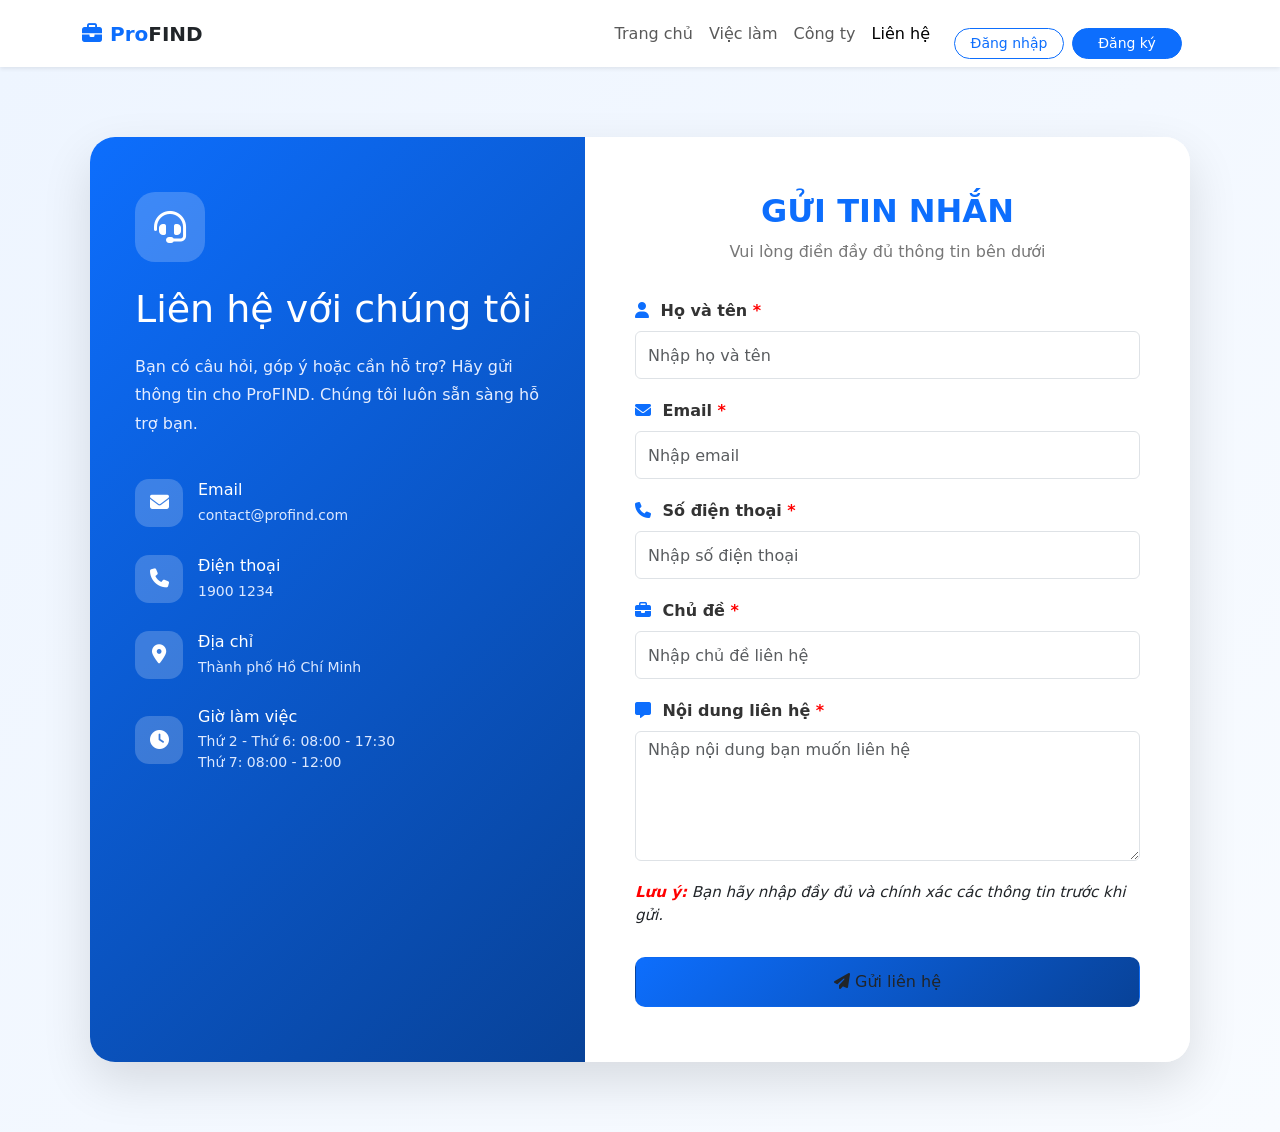
<file: ProFind/contact.html>
<!DOCTYPE html>
<html lang="vi">

<head>
    <meta charset="UTF-8">
    <meta name="viewport" content="width=device-width, initial-scale=1.0">
    <title>Liên hệ</title>
    <link rel="stylesheet" href="./asset/css.css">
    <link rel="stylesheet" href="https://cdnjs.cloudflare.com/ajax/libs/font-awesome/6.7.2/css/all.min.css">
    <link href="https://cdn.jsdelivr.net/npm/bootstrap@5.3.3/dist/css/bootstrap.min.css" rel="stylesheet">
</head>

<body>
    <!-- Navbar -->
    <nav class="navbar navbar-expand-lg bg-white shadow-sm sticky-top custom-navbar">
        <div class="container">
            <a class="navbar-brand fw-bold text-primary brand-logo" href="index.html">
                <i class="fa-solid fa-briefcase me-2"></i>Pro<span class="text-dark">FIND</span>
            </a>
            <button class="navbar-toggler border-0" type="button" data-bs-toggle="collapse" data-bs-target="#menu">
                <span class="navbar-toggler-icon"></span>
            </button>
    
            <div class="collapse navbar-collapse" id="menu">
                <ul class="navbar-nav ms-auto align-items-center">
                    <li class="nav-item">
                        <a class="nav-link" href="index.html">Trang chủ</a>
                    </li>
                    <li class="nav-item">
                        <a class="nav-link" href="jobs.html">Việc làm</a>
                    </li>
                    <li class="nav-item">
                        <a class="nav-link" href="about.html">Công ty</a>
                    </li>
                    <li class="nav-item">
                        <a class="nav-link active" href="contact.html">Liên hệ</a>
                    </li>
                    <li class="nav-item ms-lg-3 mt-2 mt-lg-0 d-flex align-items-center">
                        <a href="login.html" id="loginBtn" class="btn btn-outline-primary btn-sm rounded-pill me-2"
                            style="width:110px;">
                            Đăng nhập
                        </a>
                        <a href="register.html" id="registerBtn" class="btn btn-primary btn-sm rounded-pill me-2"
                            style="width:110px;">
                            Đăng ký
                        </a>
                        <span id="helloUser" class="me-2 fw-semibold"></span>
                        <button id="logoutBtn" onclick="dangXuat()" class="btn btn-primary btn-sm px-3 rounded-pill"
                            style="display:none;">
                            Đăng xuất
                        </button>
                    </li>
                </ul>
            </div>
        </div>
    </nav>
    
    <div class="contact-page">

        <div class="contact-wrapper">

            <div class="contact-info">
                <div class="contact-logo">
                    <i class="fa-solid fa-headset"></i>
                </div>
                <h1>Liên hệ với chúng tôi</h1>
                <p class="contact-description">
                    Bạn có câu hỏi, góp ý hoặc cần hỗ trợ?
                    Hãy gửi thông tin cho ProFIND. Chúng tôi luôn sẵn sàng hỗ trợ bạn.
                </p>
                <div class="contact-item">
                    <div class="contact-icon">
                        <i class="fa-solid fa-envelope"></i>
                    </div>
                    <div>
                        <h4>Email</h4>
                        <p>contact@profind.com</p>
                    </div>
                </div>
                <div class="contact-item">
                    <div class="contact-icon">
                        <i class="fa-solid fa-phone"></i>
                    </div>
                    <div>
                        <h4>Điện thoại</h4>
                        <p>1900 1234</p>
                    </div>
                </div>
                <div class="contact-item">
                    <div class="contact-icon">
                        <i class="fa-solid fa-location-dot"></i>
                    </div>
                    <div>
                        <h4>Địa chỉ</h4>
                        <p>Thành phố Hồ Chí Minh</p>
                    </div>
                </div>
                <div class="contact-item">
                    <div class="contact-icon">
                        <i class="fa-solid fa-clock"></i>
                    </div>
                    <div>
                        <h4>Giờ làm việc</h4>
                        <p>Thứ 2 - Thứ 6: 08:00 - 17:30</p>
                        <p>Thứ 7: 08:00 - 12:00</p>
                    </div>
                </div>
            </div>

            <div class="form-contact">
                <h2 class="form-title">
                    Gửi tin nhắn
                </h2>
                <p class="form-subtitle">
                    Vui lòng điền đầy đủ thông tin bên dưới
                </p>
                <form id="contactForm">
                    <div class="form-group">
                        <label>
                            <i class="fa-solid fa-user"></i>
                            Họ và tên <span style="color:red">*</span>
                        </label>

                        <input type="text" id="name" class="form-control" placeholder="Nhập họ và tên">

                        <small class="error" id="nameError"></small>
                    </div>
                    <div class="form-group">
                        <label>
                            <i class="fa-solid fa-envelope"></i>
                            Email <span style="color:red">*</span>
                        </label>

                        <input type="email" id="email" class="form-control" placeholder="Nhập email">

                        <small class="error" id="emailError"></small>
                    </div>
                    <div class="form-group">
                        <label>
                            <i class="fa-solid fa-phone"></i>
                            Số điện thoại <span style="color:red">*</span>
                        </label>

                        <input type="text" id="phone" class="form-control" placeholder="Nhập số điện thoại">

                        <small class="error" id="phoneError"></small>
                    </div>
                    <div class="form-group">
                        <label>
                            <i class="fa-solid fa-briefcase"></i>
                            Chủ đề <span style="color:red">*</span>
                        </label>

                        <input type="text" id="job" class="form-control" placeholder="Nhập chủ đề liên hệ">

                        <small class="error" id="jobError"></small>
                    </div>
                    <div class="form-group">
                        <label>
                            <i class="fa-solid fa-message"></i>
                            Nội dung liên hệ <span style="color:red">*</span>
                        </label>

                        <textarea id="note" class="form-control"
                            placeholder="Nhập nội dung bạn muốn liên hệ"></textarea>

                        <small class="error" id="noteError"></small>
                    </div>
                    <p class="note-text">
                        <span class="note">Lưu ý:</span>
                        Bạn hãy nhập đầy đủ và chính xác các thông tin trước khi gửi.
                    </p>
                    <button type="submit" class="btn">
                        <i class="fa-solid fa-paper-plane"></i>
                        Gửi liên hệ
                    </button>
                </form>
            </div>
        </div>

        <div class="popup-contact" id="popup">
            <div class="popup-content">
                <h3><i class="fa-solid fa-circle-check success-icon"></i> Gửi thành công!</h3>
                <p>Cảm ơn bạn đã liên hệ với ProFIND.<br>
                    Chúng tôi sẽ phản hồi bạn trong thời gian sớm nhất.</p>
                <button onclick="closePopup()">Đóng</button>
            </div>
        </div>
        <script src="./asset/js.js"></script>
        <script src="./asset/job.js"></script>
</body>
</html>
</file>
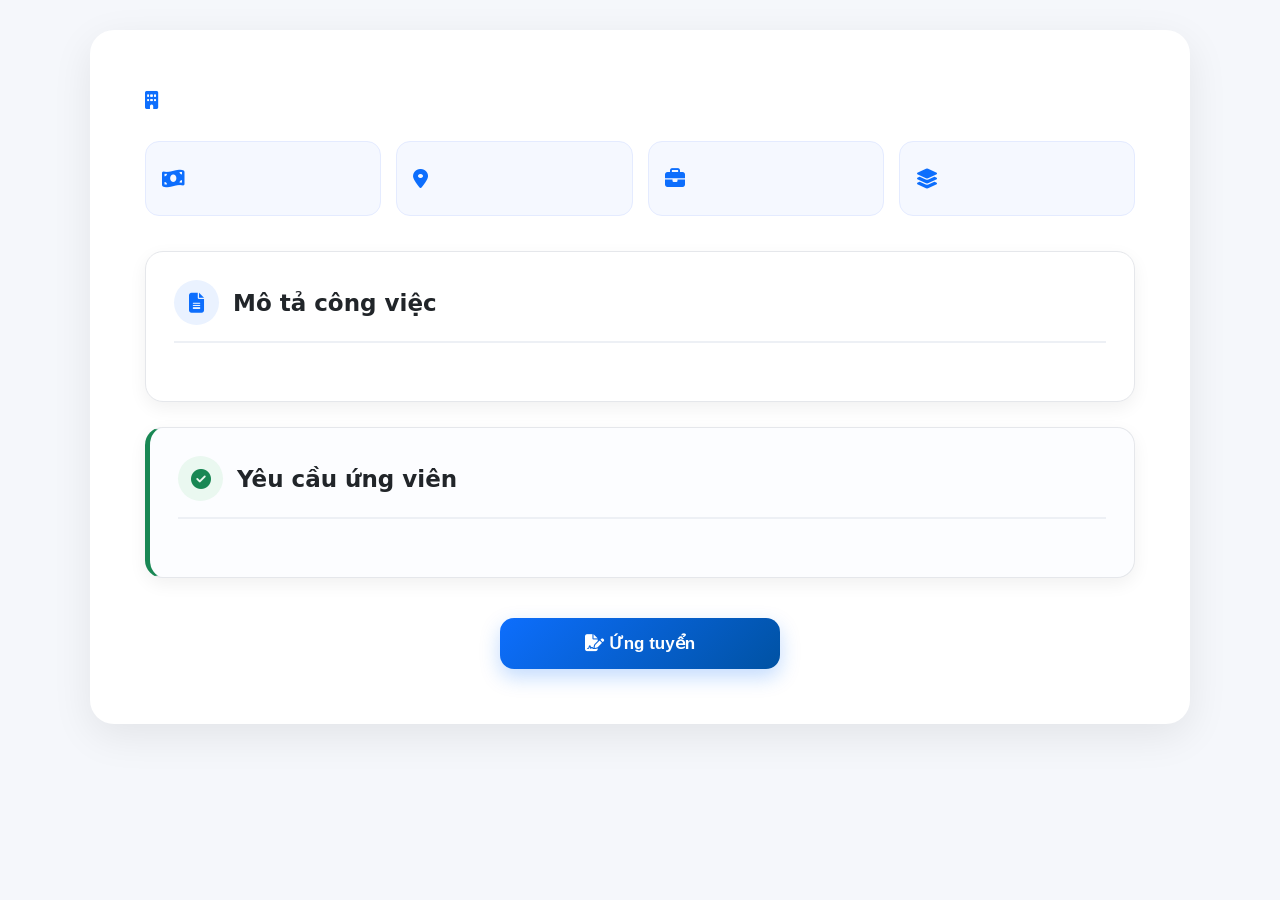
<file: ProFind/detail.html>
<!DOCTYPE html>
<html lang="vi">

<head>
    <meta charset="UTF-8">
    <meta name="viewport" content="width=device-width, initial-scale=1.0">
    <title>Chi tiết công việc</title>
    <link rel="stylesheet" href="https://unpkg.com/aos@2.3.1/dist/aos.css">
    <link rel="stylesheet" href="./asset/css.css">
    <link rel="stylesheet" href="https://cdnjs.cloudflare.com/ajax/libs/font-awesome/6.7.2/css/all.min.css">
</head>

<body>

    <div class="detail-container">

        <h1 id="title"></h1>

        <p class="company-name">
            <i class="fa-solid fa-building"></i>
            <span id="company"></span>
        </p>

        <div class="job-sticker">

            <span>
                <i class="fa-solid fa-money-bill-wave"></i>
                <span id="salary"></span>
            </span>

            <span>
                <i class="fa-solid fa-location-dot"></i>
                <span id="location"></span>
            </span>

            <span>
                <i class="fa-solid fa-briefcase"></i>
                <span id="type"></span>
            </span>

            <span>
                <i class="fa-solid fa-layer-group"></i>
                <span id="category"></span>
            </span>

        </div>

        <div class="detail-box description-box">

            <div class="section-title">
                <i class="fa-solid fa-file-lines"></i>
                <h3>Mô tả công việc</h3>
            </div>

            <div class="description-content">
                <p id="description"></p>
            </div>

        </div>
        <div class="detail-box requirement-box">

            <div class="section-title">
                <i class="fa-solid fa-circle-check"></i>
                <h3>Yêu cầu ứng viên</h3>
            </div>

            <div class="requirement-content">
                <p id="requirement"></p>
            </div>

        </div>
        <button class="btn" onclick="moFormUngTuyen()">
            <i class="fa-solid fa-file-signature"></i> Ứng tuyển
        </button>
        
        <div id="applyPopup" class="popup">
            <div class="form-apply">
                <span class="close" onclick="dongFormUngTuyen()">&times;</span>
                <h2 class="form-title"><i class="fa-solid fa-file-signature"></i> Ứng tuyển</h2>
                <form id="applyForm">
                    <div class="form-group">
                        <label>Họ và tên <span style="color:red">*</span></label>
                        <input type="text" id="name" class="form-control" placeholder="Nhập họ và tên">
                        <small id="nameError" class="error"></small>
                    </div>

                    <div class="row">

                        <div class="form-group">
                            <div class="form-group">
                                <label>Email <span style="color:red">*</span></label>
                                <input type="email" id="email" class="form-control" placeholder="Nhập email">
                                <small id="emailError" class="error"></small>
                            </div>
                        </div>

                        <div class="form-group">
                            <div class="form-group">
                                <label>Số điện thoại <span style="color:red">*</span></label>
                                <input type="text" id="phone" class="form-control" placeholder="Nhập số điện thoại">
                                <small id="phoneError" class="error"></small>
                            </div>
                        </div>

                    </div>

                    <div class="form-group">
                        <label>Vị trí ứng tuyển <span style="color:red">*</span></label>

                        <input type="text" id="job" class="form-control">

                        <small id="jobError" class="error"></small>
                    </div>

                    <div class="form-group">
                        <label>Giới thiệu bản thân <span style="color:red">*</span></label>

                        <textarea id="note" class="form-control"
                            placeholder="Giới thiệu đôi nét về bản thân"></textarea>

                        <small id="noteError" class="error"></small>
                    </div>

                    <div class="note-text">
                        <p>
                            <span class="note">
                                <i class="fa-solid fa-circle-info" style="color:red"></i>
                                Lưu ý:
                            </span>
                        </p>

                        <p>
                            ProFIND khuyên tất cả ứng viên nên tìm hiểu kỹ doanh nghiệp trước khi ứng tuyển.
                            Nếu phát hiện tin tuyển dụng không đúng, vui lòng liên hệ qua
                            <u>contact@profind.com</u>.
                        </p>
                    </div>

                    <button type="submit" class="btn">
                        <i class="fa-solid fa-paper-plane"></i>
                        Gửi đơn
                    </button>

                </form>
            </div>
        </div>

        <div id="successPopup" class="popup">
            <div class="success-content">
                <h3><i class="fa-solid fa-circle-check"></i> Gửi thành công!</h3>
                <p>Đơn ứng tuyển của bạn đã được gửi thành công.</p>
                <button onclick="closePopup()">
                    Đóng
                </button>
            </div>
        </div>
    </div>
    <script src="./asset/job.js"></script>
    <script src="./asset/js.js"></script>

</body>

</html>
</file>
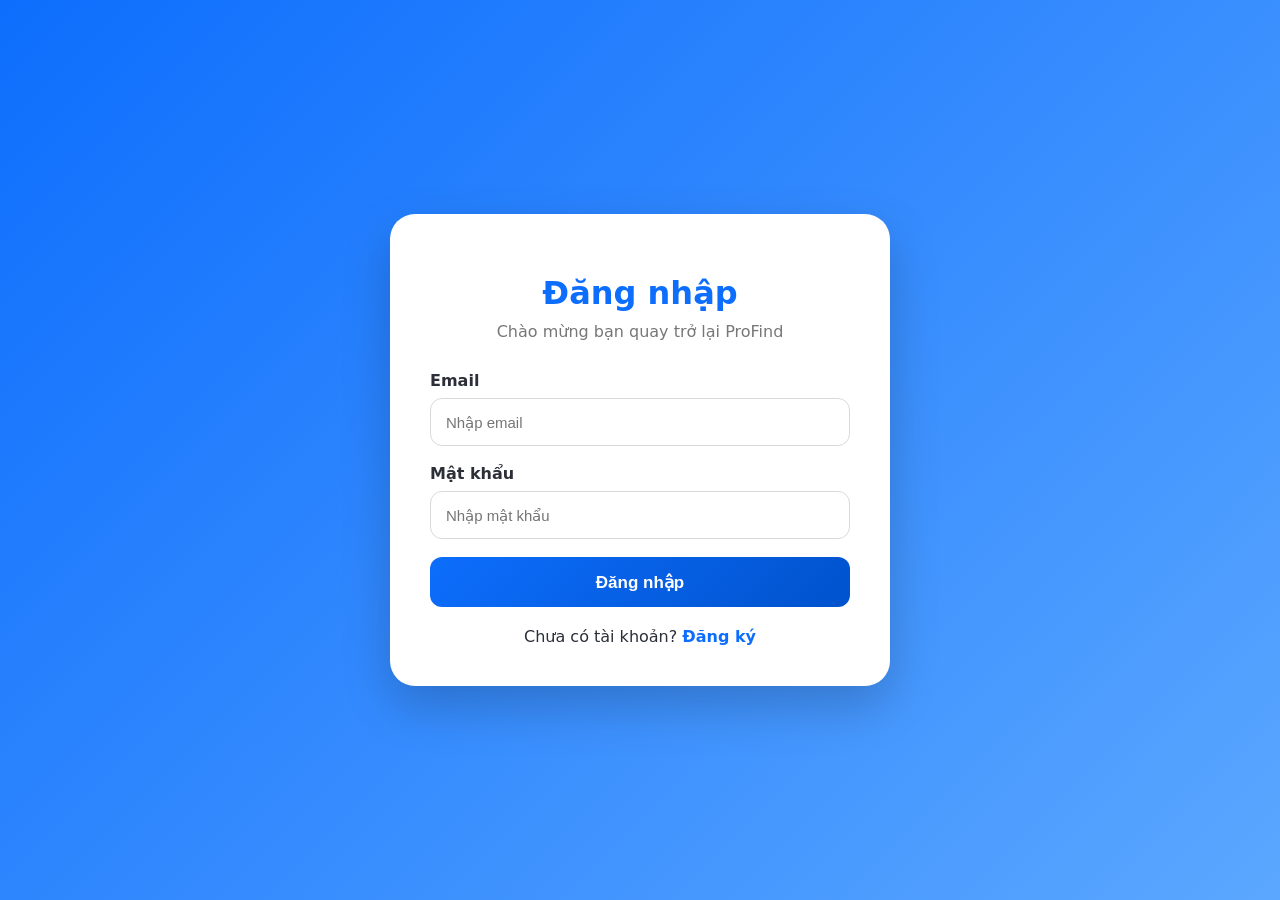
<file: ProFind/login.html>
<!DOCTYPE html>
<html lang="vi">

<head>
    <meta charset="UTF-8">
    <meta name="viewport" content="width=device-width, initial-scale=1.0">
    <title>Đăng nhập</title>

    <link rel="stylesheet" href="./asset/css.css">
    <link rel="stylesheet" href="https://cdnjs.cloudflare.com/ajax/libs/font-awesome/6.7.2/css/all.min.css">
</head>

<body class="auth-page">

    <div class="auth-box">

        <h2 class="auth-title">Đăng nhập</h2>

        <p class="auth-subtitle">
            Chào mừng bạn quay trở lại ProFind
        </p>

        <div class="auth-group">
            <label>Email</label>
            <input type="email" id="loginEmail" placeholder="Nhập email">
            <small class="error" id="loginEmailError"></small>
        </div>

        <div class="auth-group">
            <label>Mật khẩu</label>
            <input type="password" id="loginPassword" placeholder="Nhập mật khẩu">
            <small class="error" id="loginPasswordError"></small>
        </div>

        <button class="auth-btn" onclick="dangNhap()">
            Đăng nhập
        </button>

        <div class="auth-link">
            Chưa có tài khoản?
            <a href="register.html">Đăng ký</a>
        </div>

    </div>

    <!-- Popup thông báo -->
    <div id="messagePopup" class="popup-contact">
        <div class="popup-content">
            <h3 id="popupTitle"></h3>
            <p id="popupText"></p>
            <button onclick="dongThongBao()">Đóng</button>
        </div>
    </div>
    <script src="./asset/js.js"></script>
</body>

</html>
</file>
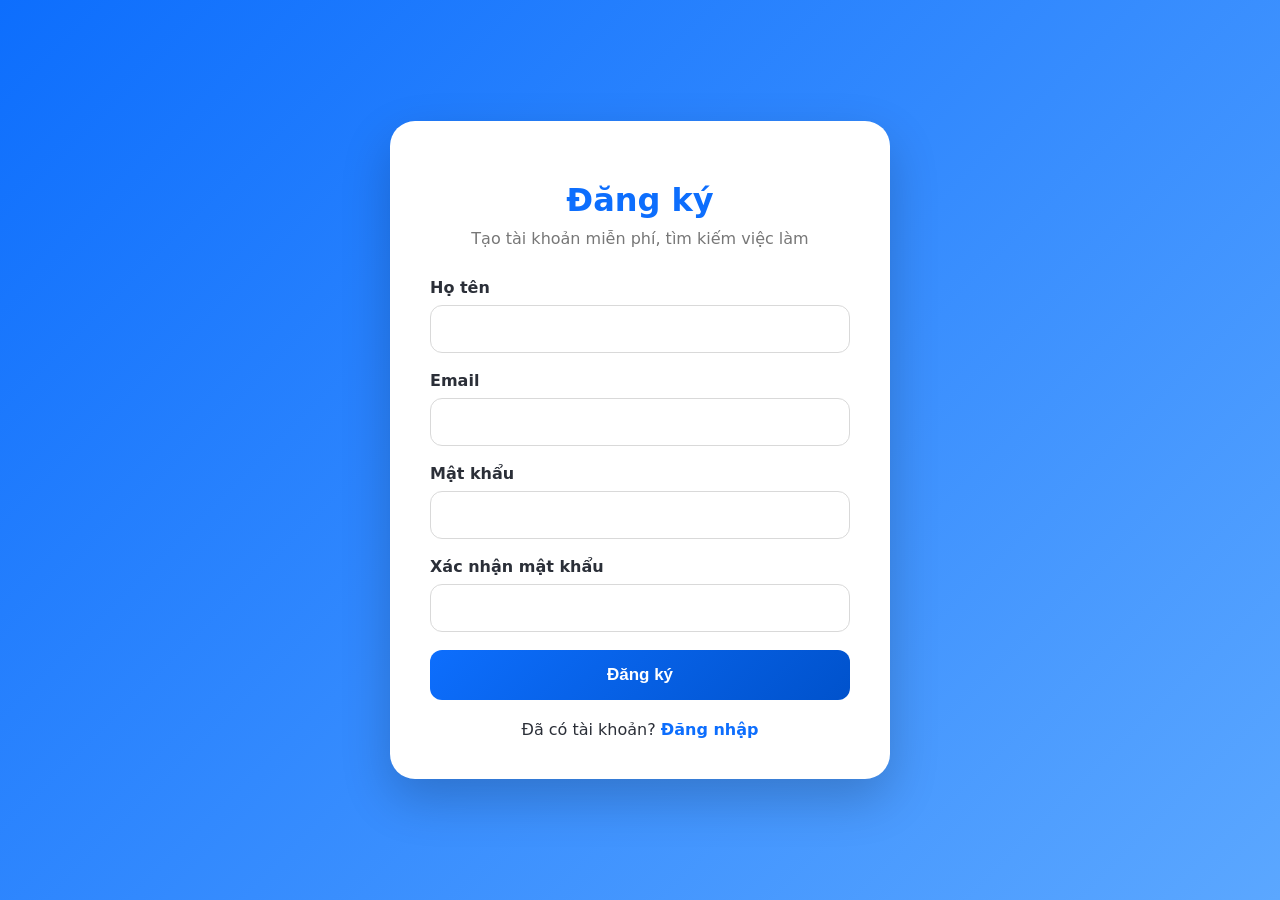
<file: ProFind/register.html>
<!DOCTYPE html>
<html lang="vi">

<head>
    <meta charset="UTF-8">
    <meta name="viewport" content="width=device-width, initial-scale=1.0">
    <title>Đăng ký</title>

    <link rel="stylesheet" href="https://cdnjs.cloudflare.com/ajax/libs/font-awesome/6.7.2/css/all.min.css">
    <link rel="stylesheet" href="./asset/css.css">
</head>

<body class="auth-page">


    <div class="auth-box">

        <h2 class="auth-title">
            Đăng ký
        </h2>


        <p class="auth-subtitle">
            Tạo tài khoản miễn phí, tìm kiếm việc làm
        </p>



        <div class="auth-group">
            <label>Họ tên</label>

            <input type="text" id="registerName">

            <small class="error" id="registerNameError"></small>
        </div>




        <div class="auth-group">

            <label>Email</label>

            <input type="email" id="registerEmail">

            <small class="error" id="registerEmailError"></small>

        </div>





        <div class="auth-group">

            <label>Mật khẩu</label>

            <input type="password" id="registerPassword">

            <small class="error" id="registerPasswordError"></small>

        </div>





        <div class="auth-group">

            <label>Xác nhận mật khẩu</label>

            <input type="password" id="registerConfirmPassword">

            <small class="error" id="registerConfirmPasswordError"></small>

        </div>





        <button class="auth-btn" onclick="dangKy()">

            Đăng ký

        </button>




        <div class="auth-link">

            Đã có tài khoản?

            <a href="login.html">
                Đăng nhập
            </a>

        </div>


    </div>




    <div id="messagePopup" class="popup-contact">

        <div class="popup-content">

            <h3 id="popupTitle"></h3>

            <p id="popupText"></p>


            <button onclick="dongThongBao()">
                Đóng
            </button>


        </div>

    </div>




    <script src="./asset/js.js"></script>


</body>

</html>
</file>
<file: ProFind/asset/css.css>
/* GLOBAL & RESET STYLES */
* {
    margin: 0;
    padding: 0;
    box-sizing: border-box;
}

html {
    scroll-behavior: smooth;
}

body {
    font-family: 'Segoe UI', system-ui, -apple-system, Arial, Helvetica, sans-serif;
    background: #f5f7fb;
    color: #2b2f38;
    padding: 0;
}

#trang-chu,
#viec-lam,
#cong-ty {
    scroll-margin-top: 80px;
}

/* Base Headings */
h1 {
    text-align: center;
    color: #0d6efd;
    margin-bottom: 30px;
}

h2 {
    color: #0d6efd;
    margin: 20px 0 10px;
}

section h2 {
    font-weight: 700;
    color: #222;
}

/* Base Inputs & Buttons */
button {
    background: #11fd0d;
    color: white;
    padding: 10px;
    border: none;
    border-radius: 6px;
    cursor: pointer;
}

button:hover {
    background: #0d6efd;
}

select {
    width: 150px;
    height: 40px;
    padding: 10px 15px;
    border-radius: 8px;
    font-size: 12px;
    box-sizing: border-box;
}

#search {
    width: 300px;
    height: 40px;
    padding: 10px;
    font-size: 16px;
    border-radius: 8px;
    border: 1px solid #0138de;
    margin: 10px 0 25px;
}

.search-btn {
    width: 120px;
    height: 45px;
    background: #ffc107;
    color: #000;
    font-weight: bold;
    border-radius: 8px;
}

.search-btn:hover {
    background: #e0a800;
}

.text-gradient {
    background: linear-gradient(135deg, #0d6efd 0%, #0a58ca 100%);
    -webkit-background-clip: text;
    -webkit-text-fill-color: transparent;
}

.error {
    color: red;
    font-size: 13px;
    display: block;
    margin-top: 5px;
}

.note {
    color: red;
    font-weight: bold;
    font-style: italic;
}

.note-text {
    margin-top: 10px;
    font-style: italic;
    font-size: 15px;
}


/* HEADER, HERO & NAVIGATION */
.custom-navbar {
    transition: all 0.3s ease;
}

.brand-logo {
    font-size: 1.5rem;
}

.hero {
    position: relative;
    background: #0d6efd;
    color: white;
    padding: 80px 0;
}

.hero::before {
    content: "";
    position: absolute;
    width: 320px;
    height: 320px;
    border-radius: 50%;
    background: rgba(255, 255, 255, .08);
    top: -120px;
    left: -100px;
}

.hero::after {
    content: "";
    position: absolute;
    width: 420px;
    height: 420px;
    border-radius: 50%;
    background: rgba(255, 255, 255, .08);
    right: -150px;
    bottom: -180px;
}

.hero h1 {
    font-size: 52px;
    font-weight: 700;
    color: white;
}

.hero p {
    font-size: 20px;
    opacity: .95;
}

.hero-img {
    box-shadow: 0 20px 40px rgba(0, 0, 0, 0.12);
}

.floating-animation {
    animation: float 4s ease-in-out infinite;
}

@keyframes float {
    0% {
        transform: translateY(0px);
    }

    50% {
        transform: translateY(-12px);
    }

    100% {
        transform: translateY(0px);
    }
}

.glass-card {
    background: rgba(255, 255, 255, 0.85);
    backdrop-filter: blur(10px);
    border: 1px solid rgba(255, 255, 255, 0.3);
}

.icon-circle {
    width: 40px;
    height: 40px;
    border-radius: 50%;
    display: flex;
    align-items: center;
    justify-content: center;
}

.search-box {
    display: flex;
    gap: 10px;
    margin-top: 30px;
    flex-wrap: wrap;
    border: 1px solid #e9ecef;
}

.search-box .form-select:focus,
.search-box input:focus {
    box-shadow: none;
}


/* COMPONENTS & CARDS */
.image {
    width: 550px;
    height: 400px;
    border-radius: 30px;
    overflow: hidden;
    box-shadow: 0 10px 30px rgba(0, 0, 0, .15);
}

.image img {
    object-fit: cover;
    transform: scale(1.05);
}

.category {
    background: #fff;
    border-radius: 18px;
    padding: 35px 25px;
    box-shadow: 0 10px 25px rgba(0, 0, 0, .08);
    transition: .35s;
    height: 100%;
}

.category:hover {
    transform: translateY(-12px);
    box-shadow: 0 18px 40px rgba(37, 99, 235, .25);
}

.category h5 {
    margin-top: 18px;
    margin-bottom: 15px;
    color: #2563eb;
    font-weight: 700;
}

.category p {
    color: #666;
    line-height: 1.7;
}

.card {
    transition: .3s;
}

.card:hover {
    transform: translateY(-10px);
}

.icon-box {
    width: 60px;
    height: 60px;
    border-radius: 16px;
    display: flex;
    align-items: center;
    justify-content: center;
}

.hover-up {
    transition: transform 0.3s cubic-bezier(0.175, 0.885, 0.32, 1.275), box-shadow 0.3s ease;
}

.hover-up:hover {
    transform: translateY(-6px);
    box-shadow: 0 12px 24px rgba(0, 0, 0, 0.08) !important;
}

/* Company / Job Specific */
.company-logo {
    width: 50px;
    height: 50px;
    display: flex;
    align-items: center;
    justify-content: center;
}

.company-logo img {
    max-height: 100%;
    object-fit: contain;
}

.company-item {
    transition: all 0.3s ease;
    text-decoration: none;
}

.company-item:hover {
    transform: translateY(-3px);
    box-shadow: 0 8px 16px rgba(0, 0, 0, 0.1) !important;
}


/* TRANG CHI TIẾT CÔNG VIỆC */
.detail-container {
    width: 1100px;
    max-width: 95%;
    margin: 30px auto;
    padding: 45px 55px;
    background: #ffffff;
    border-radius: 24px;
    box-shadow: 0 12px 40px rgba(0, 0, 0, 0.08);
}

.detail-container>h1 {
    text-align: left;
    color: #1f2937;
    font-size: 38px;
    font-weight: bold;
    margin-bottom: 15px;
}

.company-name {
    font-size: 18px;
    color: #555;
    margin-bottom: 30px;
}

.company-name i {
    color: #0d6efd;
    margin-right: 8px;
}

.job-sticker {
    display: grid;
    grid-template-columns: repeat(4, 1fr);
    gap: 15px;
    margin-bottom: 35px;
}

.job-sticker>span {
    min-height: 75px;
    display: flex;
    align-items: center;
    gap: 12px;
    padding: 16px;
    background: #f5f8ff;
    border: 1px solid #e4ebff;
    border-radius: 14px;
    color: #374151;
    font-size: 14px;
}

.job-sticker i {
    min-width: 22px;
    color: #0d6efd;
    font-size: 20px;
}

.detail-box {
    margin-top: 25px;
    padding: 28px;
    background: #ffffff;
    border-radius: 18px;
    border: 1px solid #e5e7eb;
    box-shadow: 0 6px 18px rgba(0, 0, 0, .06);
}

.section-title {
    display: flex;
    align-items: center;
    gap: 14px;
    border-bottom: 2px solid #edf0f5;
    padding-bottom: 16px;
    margin-bottom: 20px;
}

.section-title i {
    width: 45px;
    height: 45px;
    display: flex;
    align-items: center;
    justify-content: center;
    background: #eaf2ff;
    color: #0d6efd;
    border-radius: 50%;
    font-size: 20px;
}

.section-title h3 {
    margin: 0;
    color: #212529;
    font-size: 23px;
}

.description-content,
.requirement-content {
    padding: 5px 10px;
}

.description-content p,
.requirement-content p {
    color: #4b5563;
    font-size: 16px;
    line-height: 1.9;
    margin: 0;
}

.requirement-box {
    background: #fcfdff;
    border-left: 5px solid #198754;
}

.requirement-box .section-title i {
    background: #eaf8f0;
    color: #198754;
}

.requirement-box .requirement-content {
    border-left: none;
    padding-left: 0;
}

.detail-container>.btn {
    display: block;
    width: 280px;
    margin: 40px auto 10px;
    padding: 15px;
    border-radius: 14px;
    background: linear-gradient(135deg, #0d6efd, #0052a3);
    color: white;
    font-size: 17px;
    font-weight: bold;
    box-shadow: 0 8px 20px rgba(13, 110, 253, .25);
    transition: .3s;
}

.detail-container>.btn:hover {
    background: linear-gradient(135deg, #0052a3, #003d7a);
    transform: translateY(-3px);
    box-shadow: 0 12px 25px rgba(13, 110, 253, .35);
}


/* TRANG LIÊN HỆ */
.contact-page {
    min-height: 100vh;
    padding: 70px 20px;
    background: linear-gradient(135deg, #eef5ff, #f8fbff);
}

.contact-wrapper {
    max-width: 1100px;
    margin: auto;
    display: grid;
    grid-template-columns: 0.9fr 1.1fr;
    background: white;
    border-radius: 25px;
    overflow: hidden;
    box-shadow: 0 20px 50px rgba(0, 0, 0, .12);
}

/* Contact Info (Bên trái) */
.contact-info {
    padding: 55px 45px;
    background: linear-gradient(135deg, #0d6efd, #084298);
    color: white;
}

.contact-logo {
    width: 70px;
    height: 70px;
    display: flex;
    align-items: center;
    justify-content: center;
    background: rgba(255, 255, 255, .2);
    border-radius: 20px;
    font-size: 32px;
    margin-bottom: 25px;
}

.contact-info h1 {
    color: white;
    text-align: left;
    font-size: 38px;
    margin-bottom: 20px;
}

.contact-description {
    color: #e5edff;
    line-height: 1.8;
    margin-bottom: 40px;
}

.contact-item {
    display: flex;
    align-items: center;
    gap: 15px;
    margin-bottom: 28px;
}

.contact-icon {
    width: 48px;
    height: 48px;
    flex-shrink: 0;
    display: flex;
    align-items: center;
    justify-content: center;
    background: rgba(255, 255, 255, .2);
    border-radius: 14px;
    font-size: 19px;
}

.contact-item h4 {
    margin: 0 0 5px;
    font-size: 16px;
}

.contact-item p {
    margin: 0;
    color: #dce8ff;
    font-size: 14px;
}

/* Form Contact */
.form-contact {
    width: 600px;
    max-width: 100%;
    margin: 20px auto;
    background: white;
    padding: 30px;
    border-radius: 20px;
    box-shadow: 0 0 20px rgba(0, 0, 0, .2);
}

.contact-wrapper .form-contact {
    width: 100%;
    max-width: none;
    margin: 0;
    padding: 55px 50px;
    border-radius: 0;
    box-shadow: none;
}

.form-title {
    text-align: center;
    color: #0d6efd;
    font-size: 30px;
    font-weight: bold;
    text-transform: uppercase;
    margin-bottom: 10px;
}

.contact-wrapper .form-title {
    font-size: 32px;
    margin-bottom: 10px;
}

.form-subtitle {
    text-align: center;
    color: #777;
    margin-bottom: 35px;
}

.form-email {
    text-align: center;
    font-size: 16px;
    font-weight: bold;
    line-height: 30px;
}

.form-group {
    margin-bottom: 18px;
    margin-top: 8px;
}

.contact-wrapper .form-group {
    margin-bottom: 20px;
}

.form-group label {
    display: block;
    font-weight: bold;
    margin-bottom: 8px;
    color: #333;
}

.contact-wrapper .form-group label i {
    color: #0d6efd;
    margin-right: 6px;
}

.form-control {
    width: 100%;
    height: 48px;
    padding: 10px 15px;
    border: 1px solid #dfe3e8;
    border-radius: 10px;
    font-size: 15px;
    transition: .3s;
}

textarea.form-control {
    height: 130px;
    resize: vertical;
}

.form-control:focus {
    outline: none;
    border-color: #0d6efd;
    box-shadow: 0 0 0 4px rgba(13, 110, 253, .1);
}

.btn {
    width: 100%;
    margin-top: 20px;
    padding: 12px;
    border: none;
    border-radius: 12px;
    background: #0d6efd;
    color: #fff;
    font-size: 16px;
    font-weight: bold;
    cursor: pointer;
    transition: .3s;
}

.btn:hover {
    background: #0052a3;
}

.contact-wrapper .btn {
    height: 50px;
    margin-top: 15px;
    border-radius: 10px;
    background: linear-gradient(135deg, #0d6efd, #084298);
}

.contact-wrapper .btn:hover {
    transform: translateY(-3px);
    box-shadow: 0 8px 20px rgba(13, 110, 253, .3);
}


/* POPUPS & MODALS */
.popup,
.popup-contact {
    display: none;
    position: fixed;
    inset: 0;
    background: rgba(0, 0, 0, .5);
    justify-content: center;
    align-items: center;
    overflow-y: auto;
    padding: 20px;
}

#applyPopup {
    overflow-y: auto;
    align-items: flex-start;
    padding: 30px 20px;
}

.popup-content {
    background: #fff;
    width: 500px;
    padding: 35px;
    border-radius: 15px;
    text-align: center;
    box-shadow: 0 0 20px gray;
}

.popup-content h3 {
    font-size: 26px;
    margin-bottom: 10px;
}

.popup-content p {
    color: #555;
    line-height: 24px;
    margin-bottom: 10px;
}

.popup-content i {
    color: #0d6efd;
    margin-bottom: 10px;
    line-height: 5px;
}

.popup-content button {
    padding: 10px 30px;
    border: none;
    border-radius: 8px;
    background: #0d6efd;
    color: white;
    font-weight: bold;
    cursor: pointer;
}

.popup-content button:hover {
    background: #0052a3;
}

/* Form Ứng tuyển */
.form-apply {
    width: 600px;
    background: #fff;
    border-radius: 20px;
    padding: 30px;
    box-shadow: 0 0 25px rgba(0, 0, 0, .2);
    position: relative;
    margin: auto;
}

.popup-form {
    width: 650px;
    max-width: 90%;
    margin: 30px auto;
    background: #fff;
    border-radius: 20px;
    padding: 30px;
    position: relative;
}

.success-content {
    width: 400px;
    max-width: 90%;
    background: #fff;
    border-radius: 20px;
    padding: 35px;
    text-align: center;
    box-shadow: 0 0 25px rgba(0, 0, 0, .25);
    animation: zoomIn .3s;
}

.success-content i {
    color: #0d6efd;
    margin-bottom: 15px;
}

.success-content h3 {
    color: black;
    font-size: 25px;
    line-height: 50px;
}

.success-content p {
    font-size: 14px;
    color: #555;
    margin-top: 0;
    line-height: 10px;
}

.success-content button {
    margin-top: 20px;
    padding: 10px 30px;
    border: none;
    border-radius: 8px;
    background: #0d6efd;
    color: white;
    cursor: pointer;
}

.success-content button:hover {
    background: #0052a3;
}

.close {
    position: absolute;
    top: 15px;
    right: 20px;
    font-size: 32px;
    font-weight: bold;
    color: #777;
    cursor: pointer;
}

.close:hover {
    color: red;
}


/* ABOUT PAGE & FAQ */
.about {
    display: flex;
    align-items: center;
    gap: 60px;
    flex-wrap: wrap;
}

.vanban {
    flex: 1;
}

.vanban h2 {
    color: #2563eb;
    font-weight: bold;
    margin-bottom: 25px;
}

.vanban p {
    color: #555;
    line-height: 1.9;
    font-size: 17px;
}

.hinh-anh {
    flex: 1;
    text-align: center;
}

.hinh-anh img {
    width: 100%;
    max-width: 520px;
    max-height: 350px;
    border-radius: 25px;
    box-shadow: 0 20px 40px rgba(0, 0, 0, .18);
    transition: .5s;
}

.hinh-anh img:hover {
    transform: scale(1.04) rotate(-1deg);
}

/* Thống kê */
.container.py-5.text-center .col-md-3 {
    margin-bottom: 25px;
    background: #fff;
    border-radius: 20px;
    padding: 35px;
    box-shadow: 0 10px 25px rgba(0, 0, 0, .08);
    transition: .3s;
}

.container.py-5.text-center .col-md-3 h2 {
    color: #2563eb;
    font-size: 45px;
    font-weight: 700;
}

.container.py-5.text-center .col-md-3 p {
    color: #666;
    font-size: 18px;
}

.container.py-5.text-center .col-md-3:hover {
    transform: translateY(-10px);
}

/* FAQ Accordion */
#faqAccordion {
    max-width: 900px;
    border-radius: 18px;
    overflow: hidden;
    box-shadow: 0 15px 30px rgba(0, 0, 0, .08);
}

.accordion-item {
    border: none;
}

.accordion-button {
    font-weight: 600;
    padding: 20px;
    font-size: 17px;
}

.accordion-button:not(.collapsed) {
    background: #2563eb;
    color: #fff;
}

.accordion-button:focus {
    box-shadow: none;
}

.accordion-body {
    color: #555;
    line-height: 1.8;
    background: #fff;
}

.accordion-body a {
    color: #2563eb;
    font-weight: 600;
    text-decoration: none;
}

.accordion-body a:hover {
    text-decoration: underline;
}

/* LOGIN, REGISTER & USER MENU */
.auth-page {
    min-height: 100vh;
    display: flex;
    justify-content: center;
    align-items: center;
    background: linear-gradient(135deg, #0d6efd, #5ba7ff);
    padding: 40px 20px;
}

.auth-box {
    width: 500px;
    max-width: 100%;
    background: #fff;
    border-radius: 25px;
    padding: 40px;
    box-shadow: 0 20px 50px rgba(0, 0, 0, .2);
    animation: fadeUp .6s ease;
}

.auth-title {
    text-align: center;
    color: #0d6efd;
    font-size: 32px;
    font-weight: bold;
    margin-bottom: 10px;
}

.auth-subtitle {
    text-align: center;
    color: #777;
    margin-bottom: 30px;
}

.auth-group {
    margin-bottom: 18px;
}

.auth-group label {
    font-weight: 600;
    margin-bottom: 8px;
    display: block;
}

.auth-group input {
    width: 100%;
    height: 48px;
    border: 1px solid #d9d9d9;
    border-radius: 12px;
    padding: 0 15px;
    transition: .3s;
    font-size: 15px;
}

.auth-group input:focus {
    outline: none;
    border-color: #0d6efd;
    box-shadow: 0 0 10px rgba(13, 110, 253, .2);
}

.auth-btn {
    width: 100%;
    height: 50px;
    border: none;
    border-radius: 12px;
    background: linear-gradient(135deg, #0d6efd, #0052cc);
    color: white;
    font-size: 17px;
    font-weight: bold;
    transition: .3s;
}

.auth-btn:hover {
    transform: translateY(-3px);
    box-shadow: 0 10px 25px rgba(13, 110, 253, .35);
}

.auth-link {
    text-align: center;
    margin-top: 20px;
}

.auth-link a {
    text-decoration: none;
    color: #0d6efd;
    font-weight: 600;
}

.auth-link a:hover {
    text-decoration: underline;
}

.input-icon {
    position: relative;
}

.input-icon i {
    position: absolute;
    left: 15px;
    top: 50%;
    transform: translateY(-50%);
    color: #0d6efd;
}

.input-icon input {
    padding-left: 45px;
}

/* User Menu */
.user-info {
    display: flex;
    align-items: center;
    gap: 10px;
}

.user-avatar {
    width: 42px;
    height: 42px;
    border-radius: 50%;
    background: #0d6efd;
    color: white;
    display: flex;
    justify-content: center;
    align-items: center;
    font-weight: bold;
    font-size: 18px;
}

.logout-btn {
    border: none;
    background: #dc3545;
    color: white;
    padding: 8px 18px;
    border-radius: 20px;
    transition: .3s;
}

.logout-btn:hover {
    background: #b02a37;
}

#loginBtn,
#registerBtn {
    width: 110px;
    text-align: center;
}


/* 9. FOOTER & ANIMATIONS */
footer {
    background: #111827;
    color: white;
    padding: 50px 0;
    margin-top: 70px;
}

footer h3 {
    font-weight: 700;
    margin-bottom: 15px;
}

footer p {
    margin: 6px 0;
    color: #ddd;
}

.category,
.hinh-anh img,
.col-md-3 {
    animation: fadeUp .8s ease;
}


/* RESPONSIVE MEDIA QUERIES */
@media (max-width: 900px) {
    .job-sticker {
        grid-template-columns: repeat(2, 1fr);
    }
}

@media (max-width: 768px) {
    .contact-page {
        padding: 25px 15px;
    }

    .contact-wrapper {
        grid-template-columns: 1fr;
    }

    .contact-info,
    .contact-wrapper .form-contact {
        padding: 35px 25px;
    }

    .contact-info h1 {
        font-size: 30px;
    }

    .about {
        flex-direction: column;
    }

    .hinh-anh {
        align-self: center;
    }
}

@media (max-width: 600px) {
    body {
        padding: 15px;
    }

    .detail-container {
        padding: 25px 18px;
        border-radius: 16px;
    }

    .detail-container>h1 {
        font-size: 28px;
    }

    .job-sticker {
        grid-template-columns: 1fr;
    }

    .detail-box {
        padding: 20px;
    }

    .section-title h3 {
        font-size: 19px;
    }

    .description-content,
    .requirement-content {
        padding: 0;
    }

    .detail-container>.btn {
        width: 100%;
    }
}
</file>
